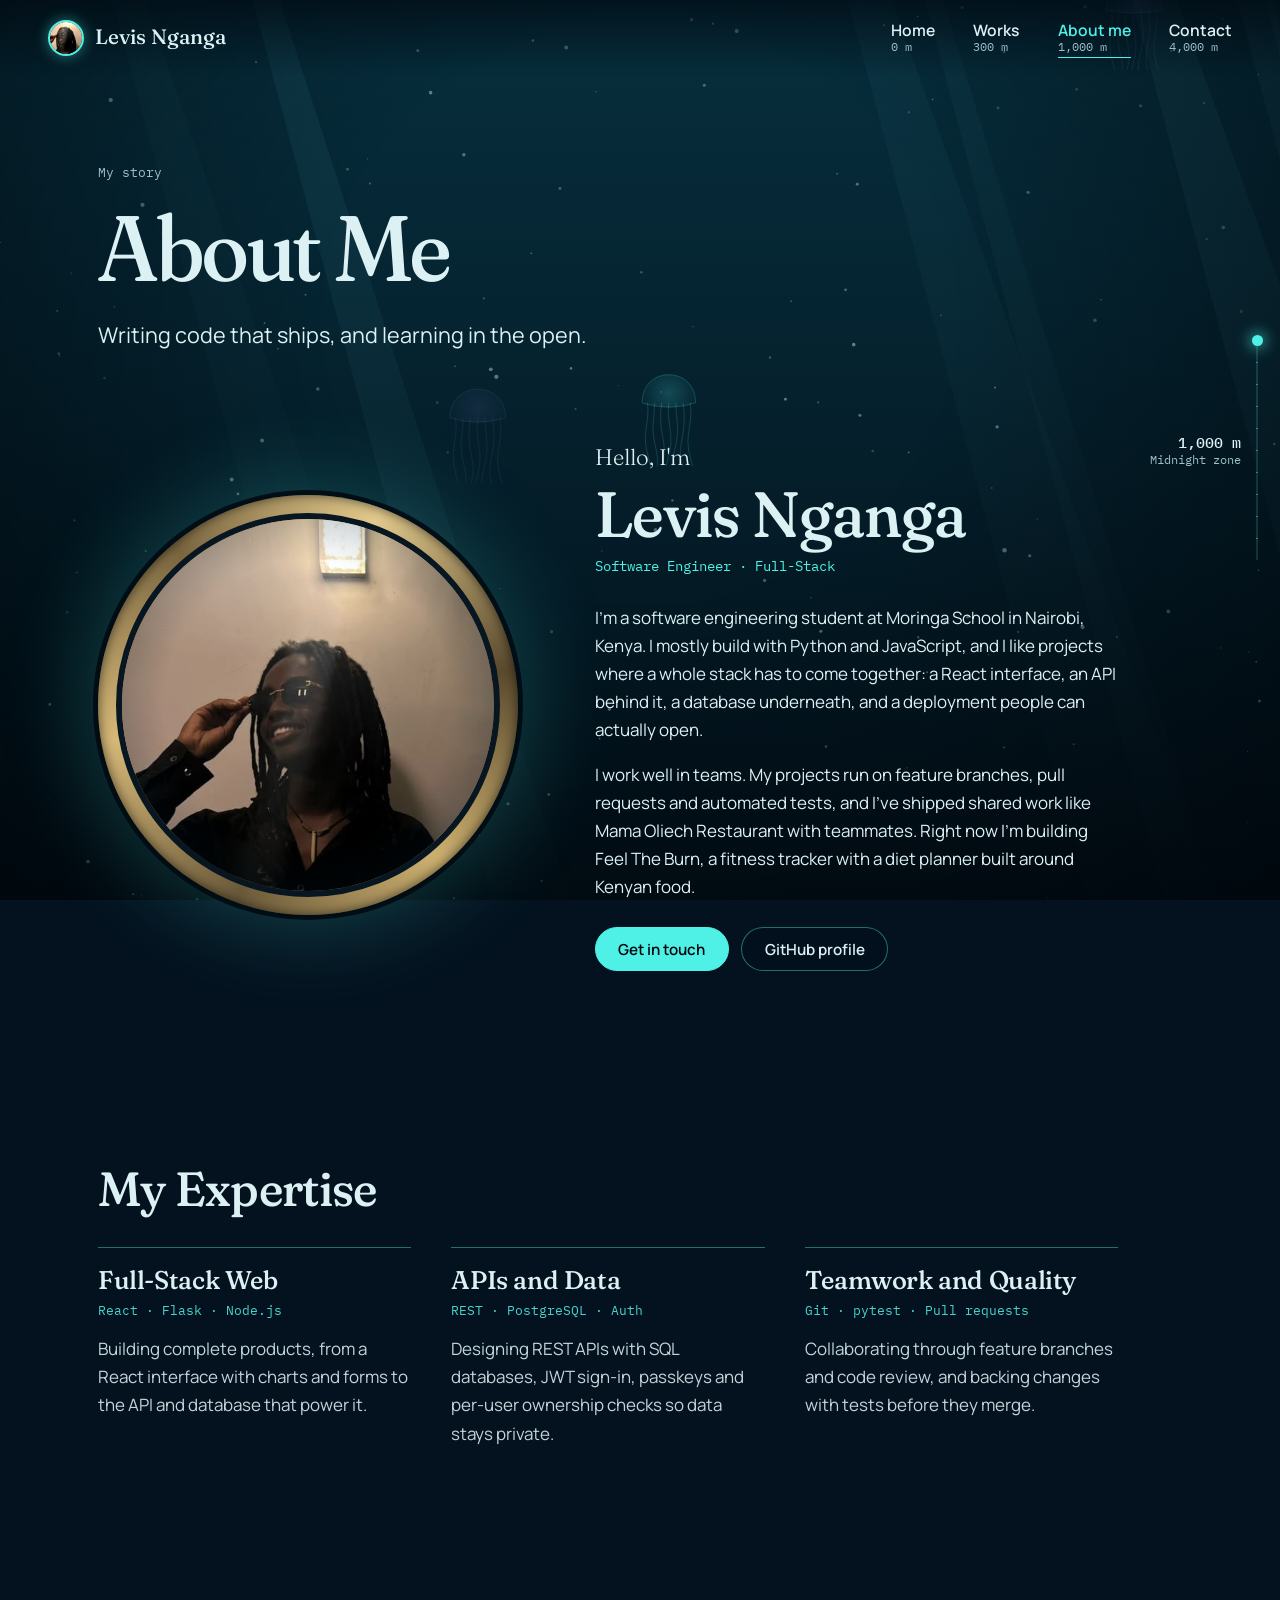
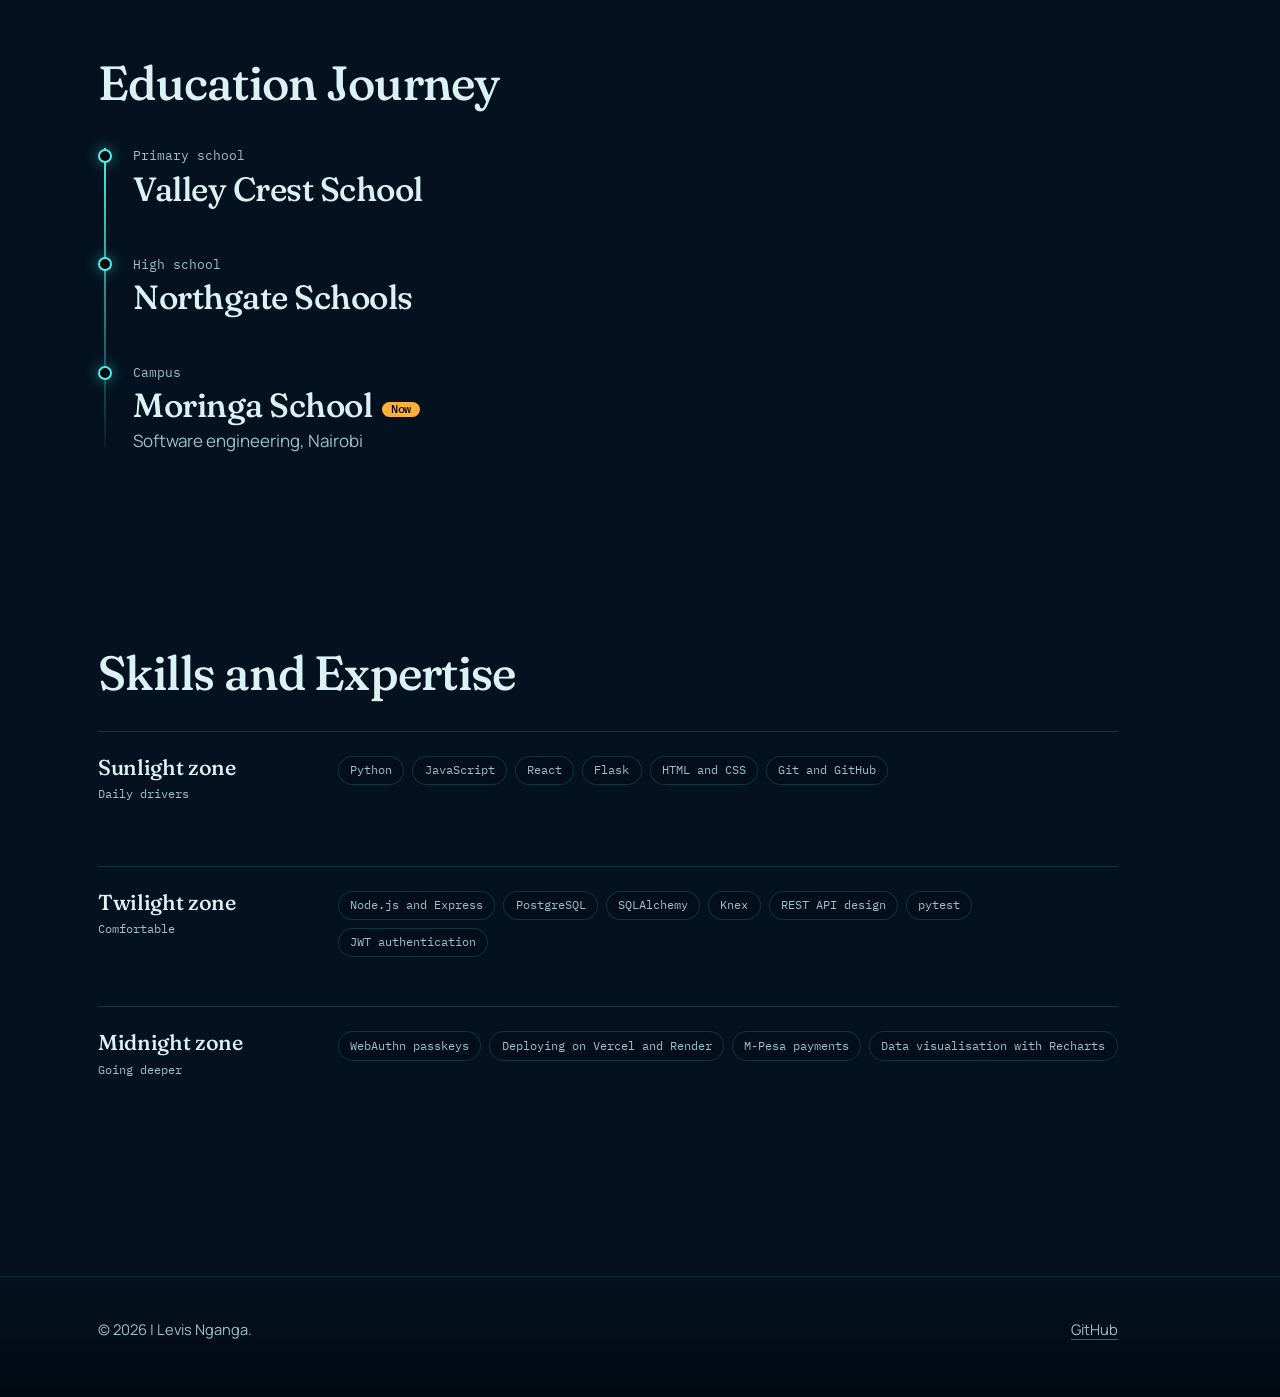
<file: about.html>
<!doctype html>
<html lang="en">
<head>
  <meta charset="utf-8">
  <meta name="viewport" content="width=device-width, initial-scale=1">
  <title>About — Levis Nganga</title>
  <meta name="description" content="About Levis Nganga: software engineering student at Moringa School, Nairobi. Education, expertise and skills.">
  <meta name="theme-color" content="#04121f">
  <link rel="icon" type="image/png" href="assets/images/favicon.png">
  <link rel="apple-touch-icon" href="assets/images/apple-touch-icon.png">
  <link rel="preconnect" href="https://fonts.googleapis.com">
  <link rel="preconnect" href="https://fonts.gstatic.com" crossorigin>
  <link href="https://fonts.googleapis.com/css2?family=Fraunces:opsz,wght,SOFT@9..144,300..700,0..100&family=IBM+Plex+Mono:wght@400;500&family=Manrope:wght@400..700&display=swap" rel="stylesheet">
  <link rel="stylesheet" href="css/styles.css">
</head>
<body data-page="about" data-scene="deep" data-tint="0.5" data-depth-from="1000" data-depth-to="4000">
  <canvas id="ocean" aria-hidden="true"></canvas>
  <div class="tint" aria-hidden="true"></div>
  <a class="skip" href="#main">Skip to content</a>
  <header id="site-header"></header>

  <main id="main">
    <div class="wrap page-hero">
      <p class="mono-label">My story</p>
      <h1>About Me</h1>
      <p class="lede">Writing code that ships, and learning in the open.</p>
    </div>

    <section class="section" style="padding-top:1.5rem">
      <div class="wrap about-grid">
        <div class="porthole">
          <div class="porthole-glass">
            <img src="assets/images/levis.jpg" alt="Levis Nganga wearing sunglasses and a black shirt, smiling under a wall light" width="1000" height="1333">
          </div>
        </div>
        <div class="about-copy">
          <p class="hi">Hello, I'm</p>
          <h2>Levis Nganga</h2>
          <p class="role">Software Engineer · Full-Stack</p>
          <p>I'm a software engineering student at Moringa School in Nairobi, Kenya. I mostly build with Python and JavaScript, and I like projects where a whole stack has to come together: a React interface, an API behind it, a database underneath, and a deployment people can actually open.</p>
          <p>I work well in teams. My projects run on feature branches, pull requests and automated tests, and I've shipped shared work like Mama Oliech Restaurant with teammates. Right now I'm building Feel The Burn, a fitness tracker with a diet planner built around Kenyan food.</p>
          <div class="about-actions">
            <a class="btn btn-primary" href="contact.html">Get in touch</a>
            <a class="btn" href="https://github.com/LevisNganga1135" target="_blank" rel="noopener">GitHub profile</a>
          </div>
        </div>
      </div>
    </section>

    <section class="section">
      <div class="wrap">
        <h2>My Expertise</h2>
        <div class="expertise">
          <article>
            <h3>Full-Stack Web</h3>
            <p class="sub">React · Flask · Node.js</p>
            <p>Building complete products, from a React interface with charts and forms to the API and database that power it.</p>
          </article>
          <article>
            <h3>APIs and Data</h3>
            <p class="sub">REST · PostgreSQL · Auth</p>
            <p>Designing REST APIs with SQL databases, JWT sign-in, passkeys and per-user ownership checks so data stays private.</p>
          </article>
          <article>
            <h3>Teamwork and Quality</h3>
            <p class="sub">Git · pytest · Pull requests</p>
            <p>Collaborating through feature branches and code review, and backing changes with tests before they merge.</p>
          </article>
        </div>
      </div>
    </section>

    <section class="section">
      <div class="wrap">
        <h2>Education Journey</h2>
        <ol class="descent">
          <li>
            <span class="lvl">Primary school</span>
            <h3>Valley Crest School</h3>
          </li>
          <li>
            <span class="lvl">High school</span>
            <h3>Northgate Schools</h3>
          </li>
          <li>
            <span class="lvl">Campus</span>
            <h3>Moringa School<span class="now">Now</span></h3>
            <p>Software engineering, Nairobi</p>
          </li>
        </ol>
      </div>
    </section>

    <section class="section">
      <div class="wrap">
        <h2>Skills and Expertise</h2>
        <div class="zones">
          <div class="zone">
            <div><h3>Sunlight zone</h3><p class="range">Daily drivers</p></div>
            <ul class="tags"><li>Python</li><li>JavaScript</li><li>React</li><li>Flask</li><li>HTML and CSS</li><li>Git and GitHub</li></ul>
          </div>
          <div class="zone">
            <div><h3>Twilight zone</h3><p class="range">Comfortable</p></div>
            <ul class="tags"><li>Node.js and Express</li><li>PostgreSQL</li><li>SQLAlchemy</li><li>Knex</li><li>REST API design</li><li>pytest</li><li>JWT authentication</li></ul>
          </div>
          <div class="zone">
            <div><h3>Midnight zone</h3><p class="range">Going deeper</p></div>
            <ul class="tags"><li>WebAuthn passkeys</li><li>Deploying on Vercel and Render</li><li>M-Pesa payments</li><li>Data visualisation with Recharts</li></ul>
          </div>
        </div>
      </div>
    </section>
  </main>

  <footer id="site-footer"></footer>

  <script src="js/data.js"></script>
  <script src="js/ocean.js"></script>
  <script src="js/main.js"></script>
</body>
</html>
</file>
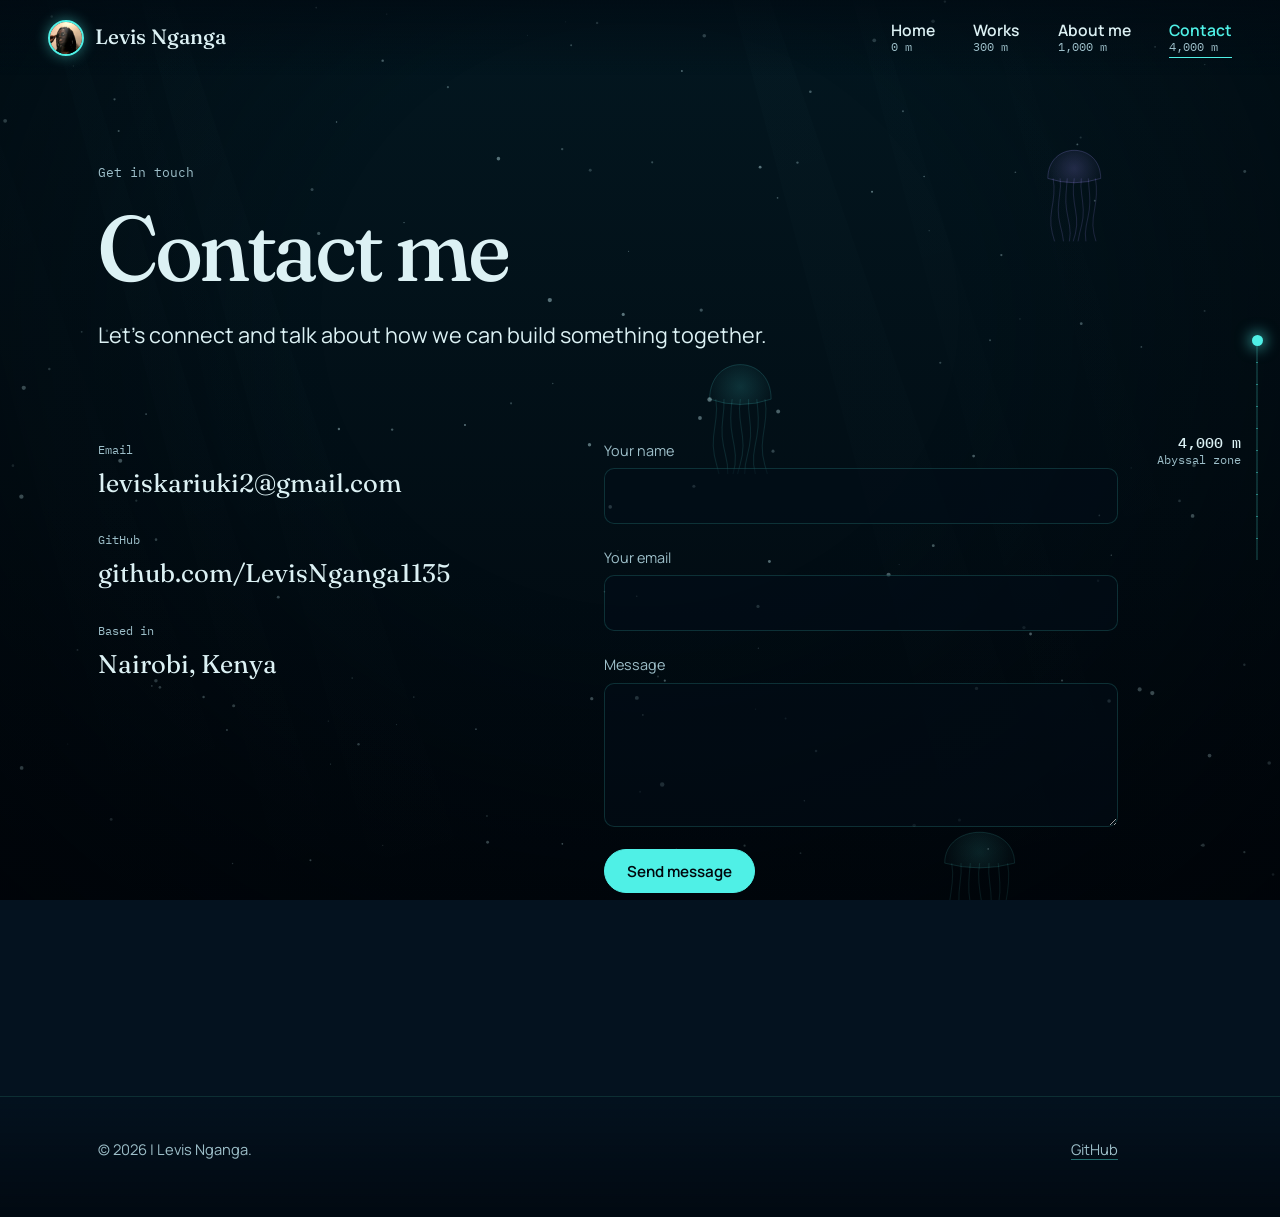
<file: contact.html>
<!doctype html>
<html lang="en">
<head>
  <meta charset="utf-8">
  <meta name="viewport" content="width=device-width, initial-scale=1">
  <title>Contact — Levis Nganga</title>
  <meta name="description" content="Contact Levis Nganga, software engineer in Nairobi, Kenya.">
  <meta name="theme-color" content="#04121f">
  <link rel="icon" type="image/png" href="assets/images/favicon.png">
  <link rel="apple-touch-icon" href="assets/images/apple-touch-icon.png">
  <link rel="preconnect" href="https://fonts.googleapis.com">
  <link rel="preconnect" href="https://fonts.gstatic.com" crossorigin>
  <link href="https://fonts.googleapis.com/css2?family=Fraunces:opsz,wght,SOFT@9..144,300..700,0..100&family=IBM+Plex+Mono:wght@400;500&family=Manrope:wght@400..700&display=swap" rel="stylesheet">
  <link rel="stylesheet" href="css/styles.css">
</head>
<body data-page="contact" data-scene="deep" data-tint="0.8" data-depth-from="4000" data-depth-to="6000">
  <canvas id="ocean" aria-hidden="true"></canvas>
  <div class="tint" aria-hidden="true"></div>
  <a class="skip" href="#main">Skip to content</a>
  <header id="site-header"></header>

  <main id="main">
    <div class="wrap page-hero">
      <p class="mono-label">Get in touch</p>
      <h1>Contact me</h1>
      <p class="lede">Let's connect and talk about how we can build something together.</p>
    </div>
    <section class="section" style="padding-top:1.5rem">
      <div class="wrap contact-grid">
        <dl class="contact-list">
          <div><dt>Email</dt><dd style="margin:0"><a id="contactEmail" href="#">email</a></dd></div>
          <div><dt>GitHub</dt><dd style="margin:0"><a id="contactGithub" href="#" target="_blank" rel="noopener">github</a></dd></div>
          <div><dt>Based in</dt><dd style="margin:0"><span class="v" id="contactLocation">Nairobi, Kenya</span></dd></div>
        </dl>
        <form id="contactForm" class="form">
          <div class="field"><label for="name">Your name</label><input id="name" name="name" autocomplete="name" required></div>
          <div class="field"><label for="email">Your email</label><input id="email" name="email" type="email" autocomplete="email" required></div>
          <div class="field"><label for="message">Message</label><textarea id="message" name="message" required></textarea></div>
          <button class="btn btn-primary" type="submit">Send message</button>
          <p id="formNote" role="status"></p>
        </form>
      </div>
    </section>
  </main>

  <footer id="site-footer"></footer>

  <script src="js/data.js"></script>
  <script src="js/ocean.js"></script>
  <script src="js/main.js"></script>
</body>
</html>
</file>
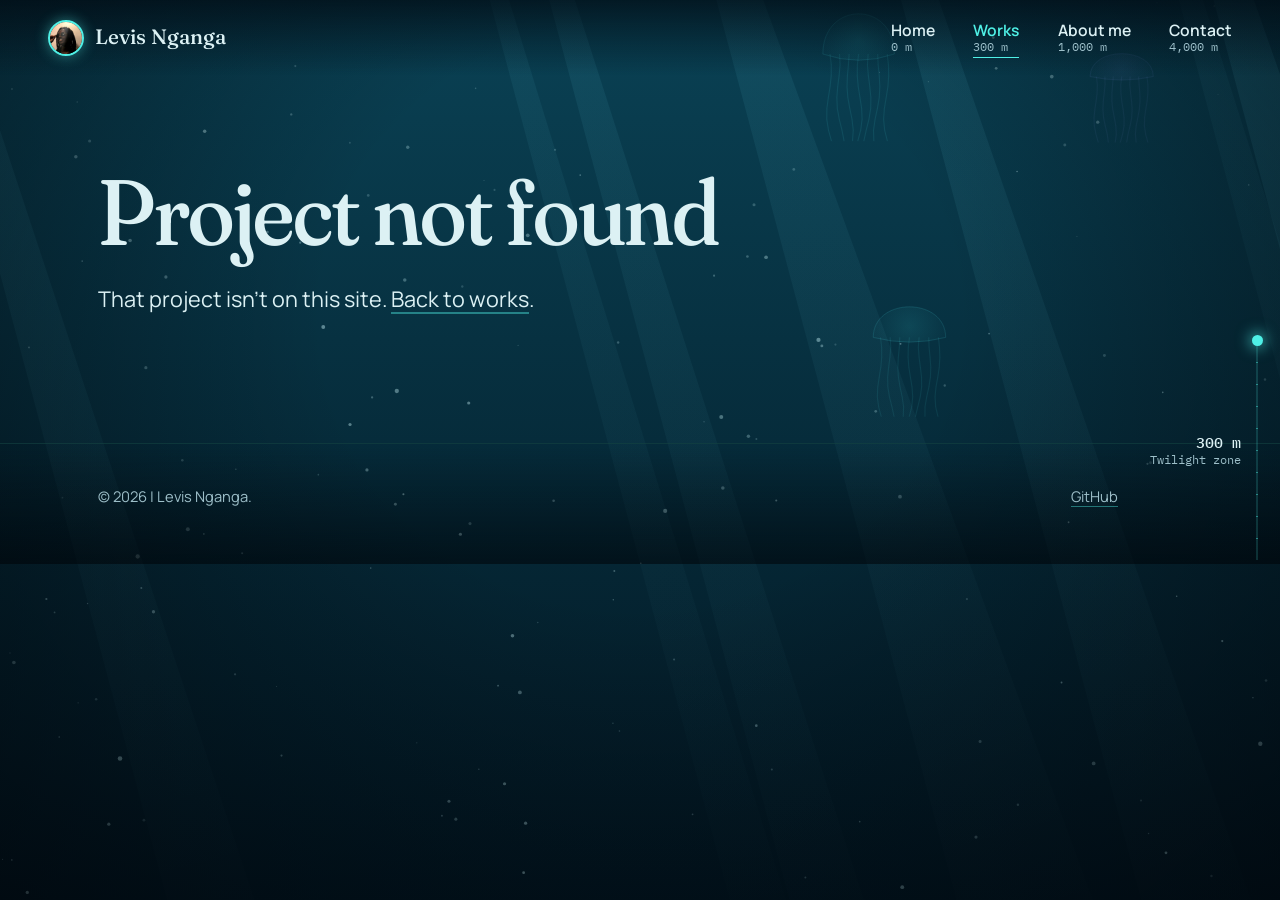
<file: project.html>
<!doctype html>
<html lang="en">
<head>
  <meta charset="utf-8">
  <meta name="viewport" content="width=device-width, initial-scale=1">
  <title>Case study — Levis Nganga</title>
  <meta name="description" content="Case study by Levis Nganga.">
  <meta name="theme-color" content="#04121f">
  <link rel="icon" type="image/png" href="assets/images/favicon.png">
  <link rel="apple-touch-icon" href="assets/images/apple-touch-icon.png">
  <link rel="preconnect" href="https://fonts.googleapis.com">
  <link rel="preconnect" href="https://fonts.gstatic.com" crossorigin>
  <link href="https://fonts.googleapis.com/css2?family=Fraunces:opsz,wght,SOFT@9..144,300..700,0..100&family=IBM+Plex+Mono:wght@400;500&family=Manrope:wght@400..700&display=swap" rel="stylesheet">
  <link rel="stylesheet" href="css/styles.css">
</head>
<body data-page="project" data-scene="deep" data-tint="0.3" data-depth-from="300" data-depth-to="1000">
  <canvas id="ocean" aria-hidden="true"></canvas>
  <div class="tint" aria-hidden="true"></div>
  <a class="skip" href="#main">Skip to content</a>
  <header id="site-header"></header>

  <main id="main">
    <div id="project"></div>
    <noscript><div class="wrap page-hero"><p>Case studies need JavaScript. <a href="works.html">Back to works</a>.</p></div></noscript>
  </main>

  <footer id="site-footer"></footer>

  <script src="js/data.js"></script>
  <script src="js/ocean.js"></script>
  <script src="js/main.js"></script>
</body>
</html>
</file>
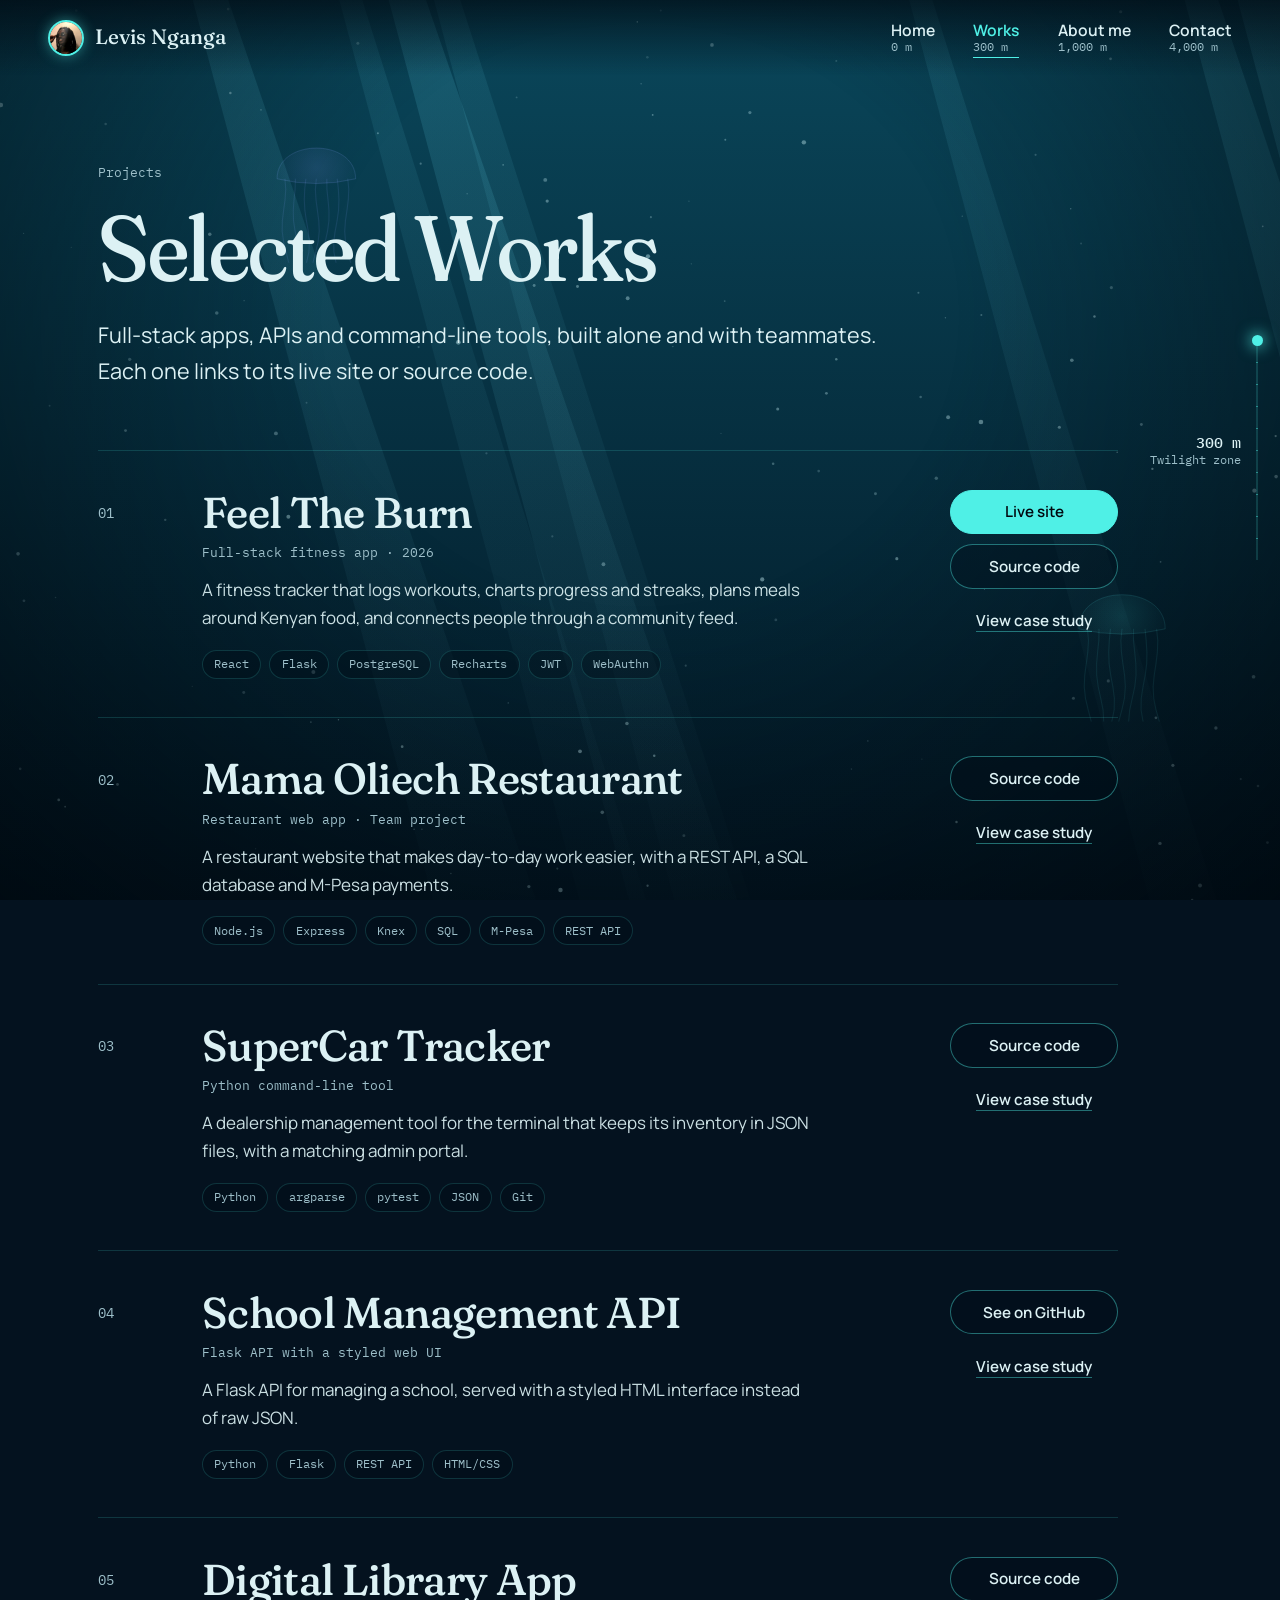
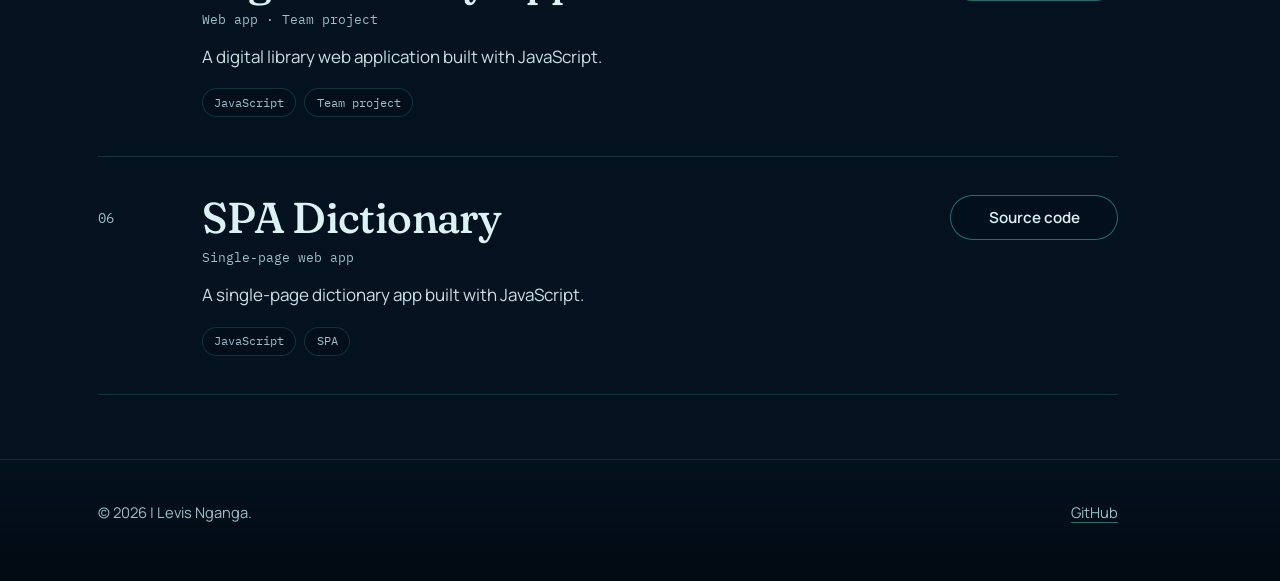
<file: works.html>
<!doctype html>
<html lang="en">
<head>
  <meta charset="utf-8">
  <meta name="viewport" content="width=device-width, initial-scale=1">
  <title>Works — Levis Nganga</title>
  <meta name="description" content="Selected projects by Levis Nganga: full-stack apps, APIs and command-line tools with live links and source code.">
  <meta name="theme-color" content="#04121f">
  <link rel="icon" type="image/png" href="assets/images/favicon.png">
  <link rel="apple-touch-icon" href="assets/images/apple-touch-icon.png">
  <link rel="preconnect" href="https://fonts.googleapis.com">
  <link rel="preconnect" href="https://fonts.gstatic.com" crossorigin>
  <link href="https://fonts.googleapis.com/css2?family=Fraunces:opsz,wght,SOFT@9..144,300..700,0..100&family=IBM+Plex+Mono:wght@400;500&family=Manrope:wght@400..700&display=swap" rel="stylesheet">
  <link rel="stylesheet" href="css/styles.css">
</head>
<body data-page="works" data-scene="deep" data-tint="0.25" data-depth-from="300" data-depth-to="1000">
  <canvas id="ocean" aria-hidden="true"></canvas>
  <div class="tint" aria-hidden="true"></div>
  <a class="skip" href="#main">Skip to content</a>
  <header id="site-header"></header>

  <main id="main">
    <div class="wrap page-hero">
      <p class="mono-label">Projects</p>
      <h1>Selected Works</h1>
      <p class="lede">Full-stack apps, APIs and command-line tools, built alone and with teammates. Each one links to its live site or source code.</p>
    </div>
    <div class="wrap">
      <div id="worksList" class="works"></div>
      <noscript><p>Projects need JavaScript to display. Find them on <a href="https://github.com/LevisNganga1135">GitHub</a>.</p></noscript>
    </div>
  </main>

  <footer id="site-footer"></footer>

  <script src="js/data.js"></script>
  <script src="js/ocean.js"></script>
  <script src="js/main.js"></script>
</body>
</html>
</file>
<file: css/styles.css>
/* ==========================================================
   Levis Nganga — deep-sea portfolio
   Palette: abyss / trench / bioluminescent cyan / lure amber / brass
   Type: Fraunces (display) · Manrope (text) · IBM Plex Mono (readouts)
   ========================================================== */
:root {
  --abyss: #01070d;
  --trench: #04121f;
  --deep: #082a40;
  --biolume: #4ff0e6;
  --lure: #ffb03b;
  --brass: #c9a866;
  --foam: #dcf1f4;
  --mist: #9dbfc9;
  --line: rgba(79, 240, 230, 0.16);
  --line-strong: rgba(79, 240, 230, 0.42);
  --f-display: "Fraunces", "Iowan Old Style", Georgia, serif;
  --f-body: "Manrope", system-ui, -apple-system, "Segoe UI", Roboto, sans-serif;
  --f-mono: "IBM Plex Mono", ui-monospace, Menlo, Consolas, monospace;
  --wrap: 1180px;
  --gutter: clamp(1.25rem, 5vw, 3rem);
}

*, *::before, *::after { box-sizing: border-box; }
html { scroll-behavior: smooth; -webkit-text-size-adjust: 100%; }
body {
  margin: 0;
  background: var(--trench);
  color: var(--foam);
  font-family: var(--f-body);
  font-size: 1.0625rem;
  line-height: 1.65;
  min-height: 100vh;
  overflow-x: hidden;
}
img { max-width: 100%; display: block; }
a { color: inherit; text-decoration-color: var(--line-strong); text-underline-offset: 0.25em; }
a:hover { color: var(--biolume); }
h1, h2, h3 { font-family: var(--f-display); font-weight: 500; line-height: 1.08; letter-spacing: -0.015em; margin: 0; font-variation-settings: "SOFT" 60; }
p { margin: 0 0 1em; }
ul, ol, dl { margin: 0; padding: 0; }
:focus-visible { outline: 2px solid var(--lure); outline-offset: 3px; border-radius: 4px; }
.sr-only { position: absolute; width: 1px; height: 1px; overflow: hidden; clip: rect(0 0 0 0); white-space: nowrap; }
.skip { position: absolute; left: 1rem; top: -4rem; background: var(--lure); color: var(--abyss); padding: 0.6rem 1rem; z-index: 100; border-radius: 6px; }
.skip:focus { top: 1rem; }
.wrap { width: 100%; max-width: var(--wrap); margin: 0 auto; padding: 0 var(--gutter); }

/* ---------- ocean layers ---------- */
#ocean { position: fixed; inset: 0; z-index: -3; pointer-events: none; display: block; }
.sea-video { position: fixed; inset: 0; width: 100%; height: 100%; object-fit: cover; z-index: -4; opacity: 0; transition: opacity 1.2s; }
.has-video .sea-video { opacity: 1; }
.tint { position: fixed; inset: 0; z-index: -2; pointer-events: none; background: radial-gradient(ellipse at 50% 35%, transparent 35%, rgba(0, 3, 7, 0.6) 100%); }
.has-video .tint { background: radial-gradient(ellipse at 50% 35%, rgba(0, 12, 22, 0.35) 25%, rgba(0, 3, 7, 0.7) 100%); }

/* ---------- header ---------- */
.site-header {
  position: fixed; top: 0; left: 0; right: 0; z-index: 50;
  display: flex; align-items: center; justify-content: space-between; gap: 2rem;
  padding: 1.1rem var(--gutter);
  background: linear-gradient(rgba(1, 10, 18, 0.72), rgba(1, 10, 18, 0));
}
.brand { display: inline-flex; align-items: center; gap: 0.7rem; font-family: var(--f-display); font-size: 1.3rem; font-weight: 500; text-decoration: none; }
.brand-mark { width: 36px; height: 36px; border-radius: 50%; object-fit: cover; border: 2px solid var(--biolume); box-shadow: 0 0 14px rgba(79, 240, 230, 0.45); flex: none; }
.nav { display: flex; gap: clamp(1rem, 3vw, 2.4rem); }
.nav a { display: flex; flex-direction: column; text-decoration: none; line-height: 1.2; padding: 0.2rem 0; border-bottom: 1px solid transparent; }
.nav-label { font-weight: 600; font-size: 0.98rem; }
.nav-depth { font-family: var(--f-mono); font-size: 0.72rem; color: var(--mist); }
.nav a:hover, .nav a[aria-current="page"] { color: var(--biolume); }
.nav a[aria-current="page"] { border-bottom-color: var(--biolume); }
.nav-toggle { display: none; background: none; border: 1px solid var(--line-strong); border-radius: 999px; width: 44px; height: 44px; cursor: pointer; position: relative; color: var(--foam); }
.nav-toggle i { position: absolute; left: 13px; right: 13px; height: 2px; background: currentColor; transition: transform 0.25s, top 0.25s; }
.nav-toggle i:first-of-type { top: 16px; }
.nav-toggle i:last-of-type { top: 25px; }
.site-header.open .nav-toggle i:first-of-type { top: 20px; transform: rotate(45deg); }
.site-header.open .nav-toggle i:last-of-type { top: 20px; transform: rotate(-45deg); }

@media (max-width: 760px) {
  .nav-toggle { display: block; }
  .nav { position: fixed; inset: 0 0 auto 0; top: 0; padding: 5.5rem var(--gutter) 2rem; flex-direction: column; gap: 1.2rem; background: rgba(1, 9, 16, 0.96); transform: translateY(-105%); transition: transform 0.35s ease; z-index: -1; }
  .site-header.open .nav { transform: none; }
  .nav-label { font-size: 1.5rem; font-family: var(--f-display); font-weight: 500; }
  .nav a[aria-current="page"] { border-bottom-color: transparent; }
  .nav-toggle { z-index: 2; }
}

/* ---------- depth gauge ---------- */
.gauge { position: fixed; right: 1.4rem; top: 50%; transform: translateY(-50%); z-index: 40; display: flex; align-items: center; gap: 0.9rem; pointer-events: none; }
.gauge-track { position: relative; width: 2px; height: 220px; background: repeating-linear-gradient(to bottom, var(--line-strong) 0 1px, transparent 1px 22px), linear-gradient(var(--line), var(--line)); }
.gauge-dot { position: absolute; left: 50%; top: 0; width: 11px; height: 11px; margin: -5px 0 0 -5px; border-radius: 50%; background: var(--biolume); box-shadow: 0 0 14px 3px rgba(79, 240, 230, 0.55); }
.gauge-read { display: flex; flex-direction: column; text-align: right; order: -1; font-family: var(--f-mono); font-size: 0.72rem; color: var(--mist); line-height: 1.35; }
.gauge-read b { color: var(--foam); font-weight: 500; font-size: 0.95rem; }
@media (max-width: 1100px) {
  .gauge { top: auto; bottom: 1rem; right: 1rem; transform: none; }
  .gauge-track { display: none; }
  .gauge-read { background: rgba(1, 9, 16, 0.75); padding: 0.4rem 0.8rem; border: 1px solid var(--line); border-radius: 999px; flex-direction: row; gap: 0.6rem; align-items: baseline; text-align: left; }
  .gauge-read b { font-size: 0.8rem; }
}

/* ---------- buttons & bits ---------- */
.btn { display: inline-flex; align-items: center; justify-content: center; min-height: 44px; padding: 0.55rem 1.4rem; border: 1px solid var(--line-strong); border-radius: 999px; font-weight: 600; font-size: 0.95rem; text-decoration: none; color: var(--foam); background: rgba(2, 14, 24, 0.35); transition: background 0.2s, box-shadow 0.2s, color 0.2s, border-color 0.2s; }
.btn:hover { color: var(--biolume); border-color: var(--biolume); box-shadow: 0 0 22px rgba(79, 240, 230, 0.25); }
.btn-primary { background: var(--biolume); border-color: var(--biolume); color: var(--abyss); }
.btn-primary:hover { color: var(--abyss); background: #8bfaf2; box-shadow: 0 0 30px rgba(79, 240, 230, 0.5); }
.btn-quiet { border-color: transparent; text-decoration: underline; text-decoration-color: var(--line-strong); text-underline-offset: 0.3em; background: none; }
.mono-label { font-family: var(--f-mono); font-size: 0.82rem; color: var(--mist); margin-bottom: 0.9rem; }
.tags { list-style: none; display: flex; flex-wrap: wrap; align-items: flex-start; align-content: flex-start; gap: 0.5rem; margin-top: 1.1rem; }
.tags li { font-family: var(--f-mono); font-size: 0.76rem; padding: 0.22rem 0.7rem; border: 1px solid var(--line); border-radius: 999px; color: var(--mist); background: rgba(2, 14, 24, 0.4); }
.lede { font-size: clamp(1.1rem, 2vw, 1.35rem); color: var(--foam); opacity: 0.9; max-width: 38em; }
.page-hero { padding-top: clamp(8rem, 18vh, 11rem); padding-bottom: 2.5rem; }
.page-hero h1 { font-size: clamp(2.8rem, 7.5vw, 5.8rem); margin-bottom: 1.2rem; }
.section { padding: clamp(3.5rem, 8vw, 6rem) 0; }
.section h2 { font-size: clamp(1.9rem, 4vw, 3rem); margin-bottom: 2rem; }
main { display: block; }

/* ---------- home hero ---------- */
.hero { position: relative; min-height: 100svh; display: flex; align-items: center; padding: 7rem 0 5rem; }
.hero::before { content: ""; position: absolute; inset: 0; z-index: -1; background: linear-gradient(90deg, rgba(1, 12, 20, 0.6), rgba(1, 12, 20, 0) 68%); }
.hero-inner { max-width: 56rem; }
.hero h1 span { display: block; }
.hero h1 { font-size: clamp(2.7rem, 8.4vw, 7rem); font-weight: 500; line-height: 1.02; letter-spacing: -0.025em; text-shadow: 0 2px 30px rgba(0, 10, 20, 0.6); }
.hero-roles { margin: 1.4rem 0 1.6rem; font-family: var(--f-display); font-weight: 300; font-size: clamp(1.3rem, 3.2vw, 2.3rem); line-height: 1.25; text-shadow: 0 2px 20px rgba(0, 10, 20, 0.7); }
.hero-roles span { display: block; }
.hero-lede { max-width: 34em; font-size: 1.1rem; color: var(--foam); text-shadow: 0 1px 16px rgba(0, 10, 20, 0.8); }
.hero-actions { display: flex; flex-wrap: wrap; gap: 0.8rem; margin-top: 1.8rem; }
.scroll-cue { position: absolute; left: var(--gutter); bottom: 1.6rem; font-family: var(--f-mono); font-size: 0.8rem; color: var(--mist); text-decoration: none; display: flex; align-items: center; gap: 0.7rem; }
.scroll-cue::before { content: ""; width: 1px; height: 34px; background: linear-gradient(var(--biolume), transparent); }
/* the one orchestrated moment: the hero arrives once, in sequence */
@media (prefers-reduced-motion: no-preference) {
  .hero-inner > * { opacity: 0; transform: translateY(18px); animation: surface 1s cubic-bezier(0.2, 0.7, 0.2, 1) forwards; }
  .hero-inner > *:nth-child(1) { animation-delay: 0.2s; }
  .hero-inner > *:nth-child(2) { animation-delay: 0.55s; }
  .hero-inner > *:nth-child(3) { animation-delay: 0.9s; }
  .hero-inner > *:nth-child(4) { animation-delay: 1.15s; }
  @keyframes surface { to { opacity: 1; transform: none; } }
}

/* ---------- home: featured ---------- */
.feature { display: grid; grid-template-columns: 1fr auto; gap: 2rem 3rem; align-items: end; padding: 2.5rem 0; border-top: 1px solid var(--line-strong); border-bottom: 1px solid var(--line); }
.feature h2 { margin-bottom: 1rem; }
.feature-desc { max-width: 36em; color: var(--foam); opacity: 0.9; }
.feature-actions { display: flex; flex-wrap: wrap; gap: 0.7rem; justify-content: flex-end; }
@media (max-width: 800px) { .feature { grid-template-columns: 1fr; } .feature-actions { justify-content: flex-start; } }
.home-more { display: flex; flex-wrap: wrap; gap: 0.8rem; margin-top: 2rem; }

/* ---------- works ---------- */
.works { list-style: none; }
.work { display: grid; grid-template-columns: 4.5rem 1fr auto; gap: 1rem 2rem; padding: 2.4rem 0; border-top: 1px solid var(--line); align-items: start; position: relative; transition: background 0.3s; }
.work:last-child { border-bottom: 1px solid var(--line); }
.work::before { content: ""; position: absolute; left: -1px; top: 0; bottom: 0; width: 2px; background: var(--biolume); box-shadow: 0 0 16px var(--biolume); opacity: 0; transition: opacity 0.3s; }
.work:hover { background: linear-gradient(90deg, rgba(79, 240, 230, 0.06), transparent 60%); }
.work:hover::before { opacity: 1; }
.work-num { font-family: var(--f-mono); font-size: 0.9rem; color: var(--mist); padding-top: 0.7rem; }
.work-title { font-size: clamp(1.8rem, 3.6vw, 2.7rem); margin-bottom: 0.35rem; }
.work-title a { text-decoration: none; }
.work-type { font-family: var(--f-mono); font-size: 0.8rem; color: var(--mist); margin-bottom: 0.8rem; }
.work-desc { max-width: 36em; opacity: 0.92; margin-bottom: 0; }
.work-actions { display: flex; flex-direction: column; gap: 0.6rem; align-items: stretch; min-width: 10.5rem; }
@media (max-width: 860px) {
  .work { grid-template-columns: 1fr; padding: 2rem 0; }
  .work-num { padding-top: 0; }
  .work-actions { flex-direction: row; flex-wrap: wrap; }
}

/* ---------- about ---------- */
.about-grid { display: grid; grid-template-columns: minmax(260px, 420px) 1fr; gap: clamp(2rem, 6vw, 5rem); align-items: center; }
.porthole {
  position: relative; width: 100%; aspect-ratio: 1; border-radius: 50%; padding: clamp(12px, 2.2vw, 18px);
  background: conic-gradient(from 200deg, #6b5a3a, #d6b878, #7a6640, #e2c98c, #5a4a2e, #cdb070, #6b5a3a);
  box-shadow: 0 0 0 5px rgba(1, 9, 16, 0.85), 0 0 90px 10px rgba(79, 240, 230, 0.22), inset 0 0 12px rgba(0, 0, 0, 0.6);
}
.porthole-glass { position: relative; width: 100%; height: 100%; border-radius: 50%; overflow: hidden; border: 6px solid #071620; box-shadow: inset 0 0 30px rgba(0, 0, 0, 0.7); }
.porthole-glass img { width: 100%; height: 100%; object-fit: cover; object-position: 42% 26%; transform-origin: 38% 31%; transform: translate(17%, 8%) scale(1.85); }
.porthole-glass::after { content: ""; position: absolute; inset: 0; border-radius: 50%; background: radial-gradient(ellipse 60% 35% at 30% 14%, rgba(255, 255, 255, 0.2), transparent 70%), radial-gradient(circle at 50% 50%, transparent 55%, rgba(0, 25, 40, 0.5)); }
.about-copy .hi { font-family: var(--f-display); font-weight: 300; font-size: 1.4rem; margin-bottom: 0.2rem; }
.about-copy h2 { font-size: clamp(2.4rem, 5vw, 4rem); margin-bottom: 0.4rem; }
.about-copy .role { font-family: var(--f-mono); font-size: 0.9rem; color: var(--biolume); margin-bottom: 1.6rem; }
.about-copy p { max-width: 36em; }
.about-actions { display: flex; flex-wrap: wrap; gap: 0.8rem; margin-top: 1.6rem; }
@media (max-width: 860px) { .about-grid { grid-template-columns: 1fr; } .porthole { max-width: 340px; margin: 0 auto; } }

.expertise { display: grid; grid-template-columns: repeat(3, 1fr); gap: 2.5rem; }
.expertise article { border-top: 1px solid var(--line-strong); padding-top: 1.2rem; }
.expertise h3 { font-size: 1.6rem; margin-bottom: 0.3rem; }
.expertise .sub { font-family: var(--f-mono); font-size: 0.8rem; color: var(--biolume); margin-bottom: 0.9rem; }
.expertise p { color: var(--foam); opacity: 0.88; }
@media (max-width: 860px) { .expertise { grid-template-columns: 1fr; gap: 2rem; } }

/* education: a descent, so the order is real */
.descent { list-style: none; position: relative; padding-left: 2.2rem; max-width: 40rem; }
.descent::before { content: ""; position: absolute; left: 6px; top: 8px; bottom: 8px; width: 2px; background: linear-gradient(var(--biolume), rgba(79, 240, 230, 0.05)); }
.descent li { position: relative; padding-bottom: 2.4rem; }
.descent li:last-child { padding-bottom: 0; }
.descent li::before { content: ""; position: absolute; left: -2.2rem; top: 0.55rem; width: 14px; height: 14px; border-radius: 50%; background: var(--abyss); border: 2px solid var(--biolume); box-shadow: 0 0 14px rgba(79, 240, 230, 0.5); }
.descent .lvl { font-family: var(--f-mono); font-size: 0.8rem; color: var(--mist); }
.descent h3 { font-size: clamp(1.5rem, 3vw, 2.1rem); margin: 0.15rem 0 0.2rem; }
.descent .now { display: inline-block; margin-left: 0.6rem; font-family: var(--f-mono); font-size: 0.72rem; color: var(--abyss); background: var(--lure); border-radius: 999px; padding: 0.1rem 0.6rem; vertical-align: middle; }
.descent p { margin: 0; color: var(--mist); }

.zones { display: grid; gap: 1.6rem; }
.zone { display: grid; grid-template-columns: 13rem 1fr; gap: 1rem 2rem; padding: 1.5rem 0; border-top: 1px solid var(--line); }
.zone h3 { font-size: 1.35rem; }
.zone .range { font-family: var(--f-mono); font-size: 0.78rem; color: var(--mist); margin-top: 0.25rem; }
.zone .tags { margin-top: 0; }
@media (max-width: 700px) { .zone { grid-template-columns: 1fr; } }

/* ---------- contact ---------- */
.contact-grid { display: grid; grid-template-columns: 1fr 1.2fr; gap: clamp(2rem, 6vw, 5rem); }
.contact-list { list-style: none; display: grid; gap: 1.6rem; align-content: start; }
.contact-list dt, .contact-list .k { font-family: var(--f-mono); font-size: 0.78rem; color: var(--mist); margin-bottom: 0.15rem; }
.contact-list a, .contact-list span.v { font-family: var(--f-display); font-size: clamp(1.2rem, 2.4vw, 1.6rem); text-decoration: none; overflow-wrap: anywhere; }
.contact-list a:hover { text-decoration: underline; }
.form { display: grid; gap: 1.4rem; }
.field { display: grid; gap: 0.35rem; }
.field label { font-size: 0.9rem; color: var(--mist); }
.field input, .field textarea { font: inherit; color: var(--foam); background: rgba(2, 14, 24, 0.55); border: 1px solid var(--line); border-radius: 10px; padding: 0.8rem 1rem; width: 100%; }
.field input:focus, .field textarea:focus { outline: none; border-color: var(--biolume); box-shadow: 0 0 0 3px rgba(79, 240, 230, 0.2); }
.field textarea { min-height: 9rem; resize: vertical; }
.form .btn { justify-self: start; cursor: pointer; font-family: inherit; }
#formNote { margin: 0; color: var(--mist); font-size: 0.9rem; min-height: 1.4em; }
@media (max-width: 860px) { .contact-grid { grid-template-columns: 1fr; } }

/* ---------- case study ---------- */
.cs { display: grid; grid-template-columns: 11rem 1fr; gap: clamp(1.5rem, 4vw, 4rem); padding-top: clamp(7.5rem, 16vh, 10rem); padding-bottom: 2rem; }
.rail { position: sticky; top: 7rem; align-self: start; }
.rail ol { list-style: none; display: grid; gap: 0.2rem; border-left: 1px solid var(--line); }
.rail a { position: relative; display: block; padding: 0.45rem 0 0.45rem 1.1rem; font-size: 0.9rem; color: var(--mist); text-decoration: none; }
.rail a i { position: absolute; left: -5px; top: 50%; width: 9px; height: 9px; margin-top: -4.5px; border-radius: 50%; background: var(--trench); border: 1px solid var(--line-strong); transition: background 0.2s, box-shadow 0.2s; }
.rail a.on { color: var(--foam); }
.rail a.on i { background: var(--biolume); box-shadow: 0 0 12px var(--biolume); }
.cs-body { max-width: 46rem; min-width: 0; }
.back { display: inline-block; font-family: var(--f-mono); font-size: 0.82rem; color: var(--mist); margin-bottom: 1.6rem; }
.cs-hero h1 { font-size: clamp(2.6rem, 6.5vw, 5rem); margin-bottom: 1.2rem; }
.cs-actions { display: flex; flex-wrap: wrap; gap: 0.7rem; margin-top: 1.6rem; }
.shot { margin: 2.5rem 0 0; border: 1px solid var(--line-strong); border-radius: 14px; overflow: hidden; box-shadow: 0 0 60px rgba(79, 240, 230, 0.12); }
.cs-section { padding-top: clamp(3rem, 7vw, 5rem); scroll-margin-top: 6rem; }
.cs-section h2 { font-size: clamp(1.7rem, 3.4vw, 2.4rem); margin-bottom: 1.1rem; }
.built { list-style: none; display: grid; gap: 1rem; }
.built li { position: relative; padding-left: 1.6rem; }
.built li::before { content: ""; position: absolute; left: 0; top: 0.72em; width: 7px; height: 7px; border-radius: 50%; background: var(--biolume); box-shadow: 0 0 10px var(--biolume); }
.stack { display: grid; gap: 0; }
.stack div { display: grid; grid-template-columns: 8rem 1fr; gap: 1rem; padding: 0.9rem 0; border-top: 1px solid var(--line); }
.stack dt { font-family: var(--f-mono); font-size: 0.82rem; color: var(--mist); padding-top: 0.15rem; }
.stack dd { margin: 0; }
.pager { display: grid; grid-template-columns: 1fr 1fr; gap: 1.5rem; margin-top: clamp(3.5rem, 8vw, 6rem); padding-top: 1.5rem; border-top: 1px solid var(--line); }
.pager a { text-decoration: none; display: grid; gap: 0.2rem; }
.pager span { font-family: var(--f-mono); font-size: 0.78rem; color: var(--mist); }
.pager b { font-family: var(--f-display); font-weight: 500; font-size: 1.4rem; }
.pager-next { text-align: right; }
.cta { margin-top: clamp(3rem, 7vw, 5rem); padding: 2.4rem 0; border-top: 1px solid var(--line-strong); }
.cta h2 { font-size: clamp(1.8rem, 3.6vw, 2.6rem); margin-bottom: 0.6rem; }
@media (max-width: 900px) { .cs { grid-template-columns: 1fr; } .rail { display: none; } .stack div { grid-template-columns: 1fr; gap: 0.2rem; } }

/* ---------- footer ---------- */
.site-footer { margin-top: 4rem; padding: 2.5rem 0 3.5rem; border-top: 1px solid var(--line); color: var(--mist); font-size: 0.92rem; background: linear-gradient(transparent, rgba(0, 3, 7, 0.55)); }
.footer-inner { display: flex; justify-content: space-between; gap: 1rem; flex-wrap: wrap; }
.footer-inner p { margin: 0; }

@media (prefers-reduced-motion: reduce) {
  html { scroll-behavior: auto; }
  * { transition-duration: 0.01ms !important; animation-duration: 0.01ms !important; }
}

/* keep content clear of the depth gauge on mid-size screens */
@media (min-width: 1101px) and (max-width: 1400px) {
  .wrap { padding-right: 7rem; }
}

/* ==========================================================
   Scroll effects and typed hero roles
   ========================================================== */

/* typed role line */
.hero-roles { min-height: 1.3em; }
.hero-roles .typed, .hero-roles .caret { display: inline; }
.hero-roles .caret { display: inline-block; width: 3px; height: 0.95em; margin-left: 6px; background: var(--biolume); vertical-align: -0.08em; box-shadow: 0 0 12px var(--biolume); animation: blink 1s steps(1) infinite; }
@keyframes blink { 50% { opacity: 0; } }
@media (max-width: 700px) { .hero-roles { min-height: 2.6em; } }

/* header: glass bar once you scroll, tucks away going down, returns going up */
.site-header { transition: transform 0.4s ease, padding 0.3s ease; }
.site-header::before { content: ""; position: absolute; inset: 0; z-index: -1; background: rgba(1, 9, 16, 0.72); -webkit-backdrop-filter: blur(10px); backdrop-filter: blur(10px); border-bottom: 1px solid var(--line); opacity: 0; transition: opacity 0.3s ease; pointer-events: none; }
.site-header.scrolled { padding-top: 0.7rem; padding-bottom: 0.7rem; }
.site-header.scrolled::before { opacity: 1; }
.site-header.hide { transform: translateY(-100%); }

/* hero drifts up and fades as you dive; parallax is applied from JS */
.hero-inner { will-change: transform, opacity; }

/* content surfaces as you scroll to it */
.reveal-ready [data-reveal] { opacity: 0; transform: translateY(28px); transition: opacity 0.9s ease var(--d, 0ms), transform 0.9s cubic-bezier(0.2, 0.7, 0.2, 1) var(--d, 0ms); }
.reveal-ready [data-reveal].in { opacity: 1; transform: none; }
.reveal-ready .work[data-reveal] { transition: opacity 0.9s ease var(--d, 0ms), transform 0.9s cubic-bezier(0.2, 0.7, 0.2, 1) var(--d, 0ms), background 0.3s; }
.reveal-ready .porthole[data-reveal] { transform: scale(0.92); }
.reveal-ready .porthole[data-reveal].in { transform: none; }
</file>
